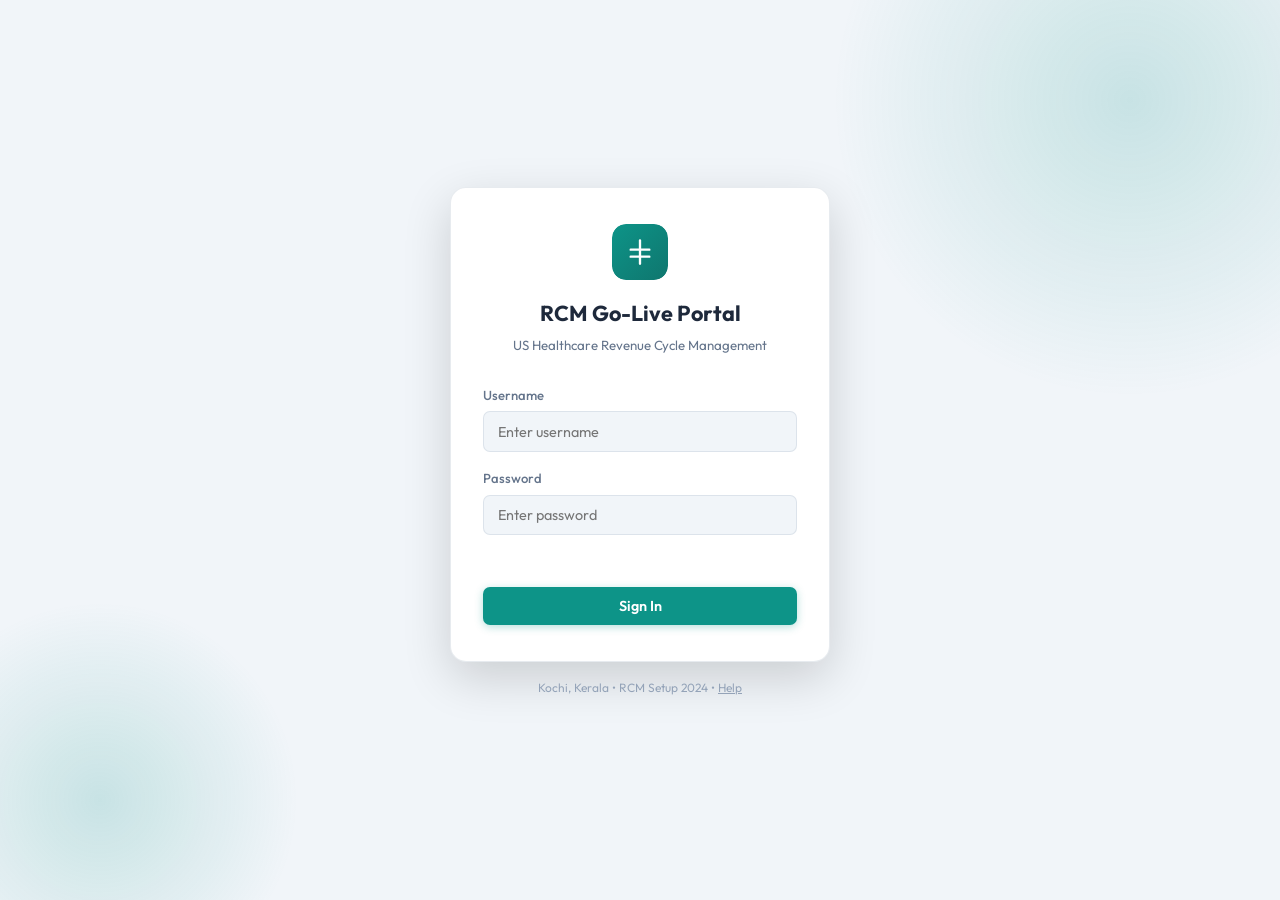
<file: index.html>
<!DOCTYPE html>
<html lang="en">
<head>
  <meta charset="UTF-8">
  <meta name="viewport" content="width=device-width, initial-scale=1.0">
  <title>RCM Go-Live Portal | Login</title>
  <link rel="preconnect" href="https://fonts.googleapis.com">
  <link rel="preconnect" href="https://fonts.gstatic.com" crossorigin>
  <link href="https://fonts.googleapis.com/css2?family=Outfit:wght@300;400;500;600;700&display=swap" rel="stylesheet">
  <link rel="stylesheet" href="/css/styles.css">
</head>
<body class="login-page">
  <div class="login-bg">
    <div class="bg-shape bg-shape-1"></div>
    <div class="bg-shape bg-shape-2"></div>
    <div class="bg-shape bg-shape-3"></div>
  </div>

  <main class="login-container">
    <div class="login-card">
      <div class="login-header">
        <div class="logo-icon">
          <svg viewBox="0 0 48 48" fill="none" xmlns="http://www.w3.org/2000/svg">
            <rect width="48" height="48" rx="12" fill="url(#logo-grad)"/>
            <path d="M24 14v20M16 22h16M16 28h16" stroke="white" stroke-width="2" stroke-linecap="round"/>
            <defs>
              <linearGradient id="logo-grad" x1="0" y1="0" x2="48" y2="48" gradientUnits="userSpaceOnUse">
                <stop stop-color="#0d9488"/>
                <stop offset="1" stop-color="#0f766e"/>
              </linearGradient>
            </defs>
          </svg>
        </div>
        <h1>RCM Go-Live Portal</h1>
        <p>US Healthcare Revenue Cycle Management</p>
      </div>

      <form class="login-form" id="loginForm">
        <div class="form-group">
          <label for="username">Username</label>
          <input type="text" id="username" name="username" placeholder="Enter username" required autocomplete="username">
        </div>
        <div class="form-group">
          <label for="password">Password</label>
          <input type="password" id="password" name="password" placeholder="Enter password" required autocomplete="current-password">
        </div>
        <div class="form-error" id="formError"></div>
        <button type="submit" class="btn-primary" id="loginBtn">
          <span class="btn-text">Sign In</span>
          <span class="btn-loader"></span>
        </button>
      </form>
    </div>
    <p class="copyright">Kochi, Kerala • RCM Setup 2024 • <a href="/help.html" style="color: inherit; text-decoration: underline;">Help</a></p>
  </main>

  <script src="/js/protection.js"></script>
  <script src="/js/auth.js"></script>
  <script src="/js/login.js"></script>
</body>
</html>
</file>
<file: css/styles.css>
/* ===================================================================
   RCM Go-Live Portal — Global Stylesheet
   =================================================================== */

/* ─── CSS Custom Properties ─────────────────────────────────────── */
:root {
  --accent:        #0d9488;
  --accent-dark:   #0f766e;
  --accent-light:  rgba(13,148,136,0.1);
  --accent-border: rgba(13,148,136,0.3);
  --bg:            #f1f5f9;
  --surface:       #ffffff;
  --border:        rgba(148,163,184,0.22);
  --text:          #1e293b;
  --text-muted:    #64748b;
  --text-faint:    #94a3b8;
  --danger:        #dc2626;
  --warn:          #d97706;
  --success:       #16a34a;
  --radius:        10px;
  --radius-sm:     7px;
  --shadow-sm:     0 1px 3px rgba(0,0,0,0.07);
  --shadow:        0 4px 16px rgba(0,0,0,0.09);
  --shadow-lg:     0 16px 48px rgba(0,0,0,0.16);
  --font:          'Outfit', system-ui, sans-serif;
  --transition:    0.15s ease;
}

/* ─── Reset / Base ───────────────────────────────────────────────── */
*, *::before, *::after { box-sizing: border-box; margin: 0; padding: 0; }
html { scroll-behavior: smooth; }
body {
  font-family: var(--font);
  background: var(--bg);
  color: var(--text);
  line-height: 1.6;
  -webkit-font-smoothing: antialiased;
}
img, svg { display: block; max-width: 100%; }
a { color: inherit; }
button { font-family: var(--font); cursor: pointer; }
input, select, textarea { font-family: var(--font); }

/* ─── Scrollbar ──────────────────────────────────────────────────── */
::-webkit-scrollbar { width: 6px; height: 6px; }
::-webkit-scrollbar-track { background: transparent; }
::-webkit-scrollbar-thumb { background: rgba(148,163,184,0.4); border-radius: 3px; }

/* =====================================================================
   HEADER / NAV
   ===================================================================== */
.app-header {
  position: sticky; top: 0; z-index: 200;
  background: var(--surface);
  border-bottom: 1px solid var(--border);
  box-shadow: var(--shadow-sm);
  height: 56px;
  display: flex; align-items: center; justify-content: space-between;
  padding: 0 1.5rem;
}
.header-left  { display: flex; align-items: center; gap: 1.5rem; }
.header-right { display: flex; align-items: center; gap: 1rem; }

.logo-text {
  font-weight: 700; font-size: 1.05rem; color: var(--accent);
  text-decoration: none; letter-spacing: -0.01em;
}

.main-nav { display: flex; gap: 0.25rem; }
.nav-link {
  padding: 0.32rem 0.78rem; border-radius: 6px;
  text-decoration: none; font-size: 0.875rem; color: var(--text-muted);
  transition: background var(--transition), color var(--transition);
}
.nav-link:hover, .nav-link.active {
  background: var(--accent-light); color: var(--accent);
}

.user-name { font-size: 0.875rem; color: var(--text-muted); }

.client-switch { display: flex; align-items: center; gap: 0.5rem; }
.client-label { font-size: 0.78rem; color: var(--text-muted); }
.client-switch select {
  padding: 0.3rem 0.65rem; border-radius: 6px; border: 1px solid var(--border);
  background: var(--surface); font-size: 0.82rem; color: var(--text);
  font-family: var(--font); outline: none; cursor: pointer;
  transition: border-color var(--transition);
  max-width: 160px;
}
.client-switch select:focus { border-color: var(--accent); }

/* ─── Buttons ──────────────────────────────────────────────────────── */
.btn-primary {
  display: inline-flex; align-items: center; justify-content: center; gap: 0.4rem;
  background: var(--accent); color: #fff; border: none;
  padding: 0.62rem 1.4rem; border-radius: var(--radius-sm);
  font-size: 0.9rem; font-weight: 600;
  transition: background var(--transition), transform var(--transition), box-shadow var(--transition);
  box-shadow: 0 2px 8px rgba(13,148,136,0.3);
}
.btn-primary:hover { background: var(--accent-dark); transform: translateY(-1px); box-shadow: 0 4px 12px rgba(13,148,136,0.4); }
.btn-primary:active { transform: translateY(0); }
.btn-primary:disabled { opacity: 0.6; pointer-events: none; }

.btn-secondary {
  display: inline-flex; align-items: center; justify-content: center; gap: 0.4rem;
  background: var(--surface); color: var(--accent);
  border: 1px solid var(--accent-border);
  padding: 0.6rem 1.2rem; border-radius: var(--radius-sm);
  font-size: 0.875rem; font-weight: 500;
  transition: background var(--transition), border-color var(--transition);
}
.btn-secondary:hover { background: var(--accent-light); border-color: var(--accent); }

.btn-ghost {
  background: transparent; border: 1px solid var(--border);
  color: var(--text-muted); padding: 0.32rem 0.72rem; border-radius: 6px;
  font-size: 0.82rem; transition: all var(--transition);
}
.btn-ghost:hover { border-color: var(--accent); color: var(--accent); background: var(--accent-light); }
.btn-ghost.small { padding: 0.2rem 0.55rem; font-size: 1rem; font-weight: 700; }

.btn-logout {
  padding: 0.3rem 0.8rem; border-radius: 6px;
  border: 1px solid var(--border); background: transparent;
  color: var(--text-muted); font-size: 0.8rem;
  transition: all var(--transition);
}
.btn-logout:hover { background: #fee2e2; border-color: #fca5a5; color: var(--danger); }

/* ─── Loader spinner inside btn-primary ─────────────────────────── */
.btn-loader {
  display: none; width: 16px; height: 16px;
  border: 2px solid rgba(255,255,255,0.4);
  border-top-color: #fff; border-radius: 50%;
  animation: spin 0.6s linear infinite;
}
.btn-primary.loading .btn-text { display: none; }
.btn-primary.loading .btn-loader { display: block; }
@keyframes spin { to { transform: rotate(360deg); } }

/* =====================================================================
   LOGIN PAGE
   ===================================================================== */
.login-page {
  min-height: 100vh; display: flex; flex-direction: column;
  background: var(--bg);
}

/* Animated gradient background */
.login-bg {
  position: fixed; inset: 0; overflow: hidden; z-index: 0; pointer-events: none;
}
.bg-shape {
  position: absolute; border-radius: 50%;
  background: radial-gradient(circle, rgba(13,148,136,0.18) 0%, transparent 70%);
  animation: float 12s ease-in-out infinite;
}
.bg-shape-1 { width: 600px; height: 600px; top: -200px; right: -150px; animation-delay: 0s; }
.bg-shape-2 { width: 400px; height: 400px; bottom: -100px; left: -100px; animation-delay: 4s; }
.bg-shape-3 { width: 300px; height: 300px; top: 40%; left: 40%; animation-delay: 8s; }
@keyframes float {
  0%, 100% { transform: translate(0, 0) scale(1); }
  33%       { transform: translate(20px, -30px) scale(1.05); }
  66%       { transform: translate(-10px, 20px) scale(0.97); }
}

.login-container {
  position: relative; z-index: 1;
  flex: 1; display: flex; flex-direction: column;
  align-items: center; justify-content: center;
  padding: 2rem 1rem;
}

.login-card {
  background: var(--surface);
  border: 1px solid var(--border);
  border-radius: 16px;
  padding: 2.25rem 2rem;
  width: 100%; max-width: 380px;
  box-shadow: var(--shadow-lg);
}

.login-header { text-align: center; margin-bottom: 1.75rem; }
.logo-icon {
  width: 56px; height: 56px;
  margin: 0 auto 1rem;
  border-radius: 14px;
  overflow: hidden;
}
.login-header h1 { font-size: 1.35rem; font-weight: 700; margin-bottom: 0.3rem; }
.login-header p { font-size: 0.83rem; color: var(--text-muted); }

.login-form { display: flex; flex-direction: column; gap: 1rem; }
.form-group { display: flex; flex-direction: column; gap: 0.35rem; }
.form-group label { font-size: 0.82rem; font-weight: 500; color: var(--text-muted); }
.form-group input {
  padding: 0.65rem 0.9rem; border-radius: var(--radius-sm);
  border: 1px solid var(--border); background: var(--bg);
  font-size: 0.9rem; color: var(--text); outline: none;
  transition: border-color var(--transition), box-shadow var(--transition);
}
.form-group input:focus {
  border-color: var(--accent);
  box-shadow: 0 0 0 3px rgba(13,148,136,0.12);
  background: var(--surface);
}

.form-error {
  font-size: 0.82rem; color: var(--danger); min-height: 1.2em;
  padding: 0.35rem 0.75rem; border-radius: 6px;
  background: transparent; transition: background 0.15s;
}
.form-error:not(:empty) { background: #fee2e2; }

.login-form .btn-primary { width: 100%; margin-top: 0.25rem; }

.copyright {
  position: relative; z-index: 1;
  font-size: 0.75rem; color: var(--text-faint);
  padding: 1rem; text-align: center;
}

/* =====================================================================
   DASHBOARD
   ===================================================================== */
.app-page { min-height: 100vh; }
.dashboard-main { max-width: 1100px; margin: 0 auto; padding: 2rem 1.5rem 4rem; position: relative; }

/* Decorative graph background */
.dashboard-graph-bg {
  position: fixed; bottom: 0; right: 0; width: 800px; height: 400px;
  pointer-events: none; z-index: 0; opacity: 0.5;
}

/* Hero / progress ring area */
.dashboard-hero {
  display: flex; align-items: center; justify-content: space-between;
  gap: 1.5rem; margin-bottom: 2rem; flex-wrap: wrap;
}
.dashboard-hero h1 { font-size: 1.6rem; font-weight: 700; margin-bottom: 0.25rem; }
.dashboard-hero > div > p { font-size: 0.9rem; color: var(--text-muted); }

.progress-ring-container { position: relative; width: 88px; height: 88px; flex-shrink: 0; }
.progress-ring { width: 100%; height: 100%; transform: rotate(-90deg); }
.progress-ring-bg  { fill: none; stroke: var(--border); stroke-width: 8; }
.progress-ring-fill {
  fill: none; stroke: var(--accent); stroke-width: 8;
  stroke-linecap: round;
  stroke-dasharray: 339.3; stroke-dashoffset: 339.3;
  transition: stroke-dashoffset 0.8s ease;
}
.progress-value {
  position: absolute; inset: 0;
  display: flex; align-items: center; justify-content: center;
  font-size: 1rem; font-weight: 700; color: var(--accent);
}

/* Client stats cards */
.client-stats {
  display: grid; grid-template-columns: repeat(auto-fill, minmax(180px, 1fr));
  gap: 1rem; margin-bottom: 1.75rem; position: relative;
}
.stat-card {
  background: var(--surface); border: 1px solid var(--border);
  border-radius: var(--radius); padding: 1.1rem 1.25rem;
  box-shadow: var(--shadow-sm);
}
.stat-card-value { font-size: 1.85rem; font-weight: 700; line-height: 1; }
.stat-card-label { font-size: 0.75rem; color: var(--text-muted); text-transform: uppercase; letter-spacing: 0.06em; margin-top: 0.3rem; }
.stat-card.accent .stat-card-value { color: var(--accent); }
.stat-card.planned .stat-card-value { color: #6366f1; }
.stat-card.inprogress .stat-card-value { color: #f59e0b; }
.stat-card.live .stat-card-value { color: var(--success); }

/* Client status bar chart */
.client-chart-wrap {
  background: var(--surface); border: 1px solid var(--border);
  border-radius: var(--radius); padding: 1.25rem 1.5rem;
  margin-bottom: 1.75rem; position: relative; box-shadow: var(--shadow-sm);
}
.client-chart-wrap h2 { font-size: 1rem; font-weight: 600; margin-bottom: 1rem; }
.status-bar {
  height: 14px; border-radius: 7px; overflow: hidden;
  display: flex; background: var(--bg); margin-bottom: 0.75rem;
}
.status-bar-segment { height: 100%; transition: width 0.6s ease; }
.status-legend { display: flex; gap: 1.25rem; flex-wrap: wrap; }
.status-legend-item { display: flex; align-items: center; gap: 0.45rem; font-size: 0.78rem; color: var(--text-muted); }
.status-legend-dot { width: 10px; height: 10px; border-radius: 50%; flex-shrink: 0; }

/* Issues panel */
.issues-panel {
  background: var(--surface); border: 1px solid var(--border);
  border-radius: var(--radius); padding: 1.25rem 1.5rem;
  margin-bottom: 1.75rem; position: relative; box-shadow: var(--shadow-sm);
  display: none;
}
.issues-panel.has-issues { display: block; }
.issues-panel h2 { font-size: 1rem; font-weight: 600; margin-bottom: 0.85rem; }
.issue-item {
  display: flex; align-items: flex-start; gap: 0.75rem;
  padding: 0.65rem 0; border-bottom: 1px solid var(--border);
  font-size: 0.84rem;
}
.issue-item:last-child { border-bottom: none; }
.issue-sev {
  font-size: 0.65rem; font-weight: 700; text-transform: uppercase;
  padding: 0.15rem 0.45rem; border-radius: 4px; flex-shrink: 0; margin-top: 0.1rem;
}
.issue-sev.high   { background: #fee2e2; color: #b91c1c; }
.issue-sev.medium { background: #fef3c7; color: #92400e; }
.issue-sev.low    { background: #dcfce7; color: #15803d; }
.issue-body { flex: 1; }
.issue-title { font-weight: 500; }
.issue-meta { font-size: 0.75rem; color: var(--text-muted); margin-top: 0.15rem; }
.issue-link { color: var(--accent); font-size: 0.78rem; text-decoration: none; }
.issue-link:hover { text-decoration: underline; }

/* Sections grid */
.sections-grid {
  display: grid; grid-template-columns: repeat(auto-fill, minmax(280px, 1fr));
  gap: 1.1rem; position: relative;
}
.section-card {
  background: var(--surface); border: 1px solid var(--border);
  border-radius: var(--radius); padding: 1.35rem;
  box-shadow: var(--shadow-sm); transition: all var(--transition);
  display: flex; flex-direction: column; gap: 0.65rem;
  position: relative; overflow: hidden;
}
.section-card::before {
  content: ''; position: absolute; top: 0; left: 0; right: 0; height: 3px;
  background: var(--border); transition: background var(--transition);
}
.section-card.complete::before { background: linear-gradient(90deg, var(--accent), var(--success)); }
.section-card:hover { border-color: var(--accent-border); box-shadow: var(--shadow); transform: translateY(-2px); }
.section-card:hover::before { background: linear-gradient(90deg, var(--accent), #0891b2); }

.section-card-top { display: flex; align-items: center; justify-content: space-between; }
.section-phase {
  font-size: 0.68rem; font-weight: 700; text-transform: uppercase; letter-spacing: 0.08em;
  color: var(--accent); background: var(--accent-light); padding: 0.2rem 0.5rem; border-radius: 4px;
}
.section-status-badge {
  font-size: 0.68rem; font-weight: 600; padding: 0.18rem 0.5rem; border-radius: 4px;
  text-transform: uppercase; letter-spacing: 0.06em;
}
.section-status-badge.complete { background: #dcfce7; color: #15803d; }
.section-status-badge.in-progress { background: #fef3c7; color: #92400e; }
.section-status-badge.not-started { background: var(--bg); color: var(--text-muted); }

.section-title { font-size: 0.925rem; font-weight: 600; line-height: 1.4; }
.section-desc  { font-size: 0.8rem; color: var(--text-muted); line-height: 1.55; }

.section-progress { margin-top: 0.25rem; }
.section-progress-bar {
  height: 5px; background: var(--bg); border-radius: 3px; overflow: hidden;
}
.section-progress-fill {
  height: 100%; border-radius: 3px;
  background: linear-gradient(90deg, var(--accent), #0891b2);
  transition: width 0.5s ease;
}
.section-progress-label {
  font-size: 0.7rem; color: var(--text-faint); margin-top: 0.3rem;
}

.section-card-actions { display: flex; gap: 0.5rem; margin-top: auto; flex-wrap: wrap; }
.btn-card {
  flex: 1; padding: 0.42rem 0.6rem; border-radius: 6px;
  font-size: 0.75rem; font-weight: 500; text-align: center;
  text-decoration: none; border: 1px solid var(--border);
  background: transparent; color: var(--text-muted);
  transition: all var(--transition); display: inline-flex;
  align-items: center; justify-content: center; gap: 0.3rem;
  white-space: nowrap;
}
.btn-card:hover { border-color: var(--accent); color: var(--accent); background: var(--accent-light); }
.btn-card.primary { background: var(--accent); border-color: var(--accent); color: #fff; }
.btn-card.primary:hover { background: var(--accent-dark); }

/* =====================================================================
   SECTION MODAL
   ===================================================================== */
.modal-backdrop {
  position: fixed; inset: 0; background: rgba(15,23,42,0.65);
  z-index: 500; display: flex; align-items: center; justify-content: center;
  padding: 1.5rem; backdrop-filter: blur(3px);
}
.modal-backdrop[hidden] { display: none; }

.modal-dialog {
  background: var(--surface); border-radius: 14px;
  box-shadow: var(--shadow-lg); width: 100%; max-width: 560px;
  max-height: 85vh; display: flex; flex-direction: column;
  animation: modalIn 0.2s ease;
}
@keyframes modalIn {
  from { opacity: 0; transform: translateY(16px) scale(0.97); }
  to   { opacity: 1; transform: translateY(0) scale(1); }
}

.modal-header {
  display: flex; align-items: flex-start; justify-content: space-between;
  padding: 1.25rem 1.5rem 0; gap: 1rem;
}
.modal-phase { font-size: 0.72rem; font-weight: 700; color: var(--accent); text-transform: uppercase; letter-spacing: 0.08em; margin-bottom: 0.2rem; }
.modal-header h2 { font-size: 1.05rem; font-weight: 700; }
.modal-close {
  background: transparent; border: none; color: var(--text-muted);
  font-size: 1.4rem; line-height: 1; padding: 0.2rem; border-radius: 6px;
  transition: all var(--transition); flex-shrink: 0;
}
.modal-close:hover { background: #fee2e2; color: var(--danger); }

.modal-body {
  padding: 1rem 1.5rem; overflow-y: auto; flex: 1;
  font-size: 0.88rem; color: var(--text-muted); line-height: 1.7;
}
.modal-body p { margin-bottom: 0.75rem; }
.modal-body ul { padding-left: 1.3rem; }
.modal-body li { margin-bottom: 0.35rem; }
.modal-body h3 { font-size: 0.88rem; font-weight: 600; color: var(--text); margin: 0.75rem 0 0.45rem; }

.modal-checklist { list-style: none; padding-left: 0; }
.modal-checklist-item {
  display: flex; align-items: center; gap: 0.6rem;
  padding: 0.45rem 0; border-bottom: 1px solid var(--border);
  font-size: 0.84rem;
}
.modal-checklist-item:last-child { border-bottom: none; }
.modal-check-icon { color: var(--success); flex-shrink: 0; }
.modal-check-icon.empty { color: var(--text-faint); }

.modal-footer {
  padding: 1rem 1.5rem;
  display: flex; gap: 0.75rem; justify-content: flex-end;
  border-top: 1px solid var(--border);
}

/* =====================================================================
   SECTION PAGE
   ===================================================================== */
.section-main { max-width: 860px; margin: 0 auto; padding: 2rem 1.5rem 4rem; }

.section-header { margin-bottom: 2rem; }
.back-link {
  display: inline-flex; align-items: center; gap: 0.4rem;
  color: var(--accent); text-decoration: none; font-size: 0.875rem; margin-bottom: 1rem;
}
.back-link:hover { text-decoration: underline; }
.section-header h1 { font-size: 1.5rem; font-weight: 700; margin-bottom: 0.35rem; }
.section-header p { color: var(--text-muted); font-size: 0.9rem; }

/* Help banner above checklist */
.section-help-banner {
  background: var(--accent-light); border: 1px solid var(--accent-border);
  border-radius: var(--radius-sm); padding: 0.75rem 1rem;
  margin-bottom: 1.5rem; display: flex; align-items: center;
  justify-content: space-between; gap: 1rem; flex-wrap: wrap;
}
.section-help-banner p { font-size: 0.84rem; color: var(--accent-dark); }
.section-help-banner a {
  font-size: 0.82rem; font-weight: 600; color: var(--accent); text-decoration: none;
  white-space: nowrap;
}
.section-help-banner a:hover { text-decoration: underline; }

/* Section content */
.section-content { margin-bottom: 2rem; }
.checklist-group { margin-bottom: 1.75rem; }
.checklist-group-title {
  font-size: 0.8rem; font-weight: 700; text-transform: uppercase; letter-spacing: 0.07em;
  color: var(--text-muted); margin-bottom: 0.65rem;
  padding-bottom: 0.45rem; border-bottom: 1px solid var(--border);
}
.checklist-items-list { display: flex; flex-direction: column; gap: 0.35rem; }
.checklist-row {
  display: flex; align-items: center; gap: 0.75rem;
  padding: 0.6rem 0.85rem; border-radius: var(--radius-sm);
  background: var(--surface); border: 1px solid transparent;
  cursor: pointer; transition: all var(--transition); user-select: none;
}
.checklist-row:hover { border-color: var(--accent-border); background: #f8fafc; }
.checklist-row.checked { background: rgba(13,148,136,0.05); border-color: rgba(13,148,136,0.18); }
.checklist-row input[type="checkbox"] { accent-color: var(--accent); width: 1rem; height: 1rem; cursor: pointer; flex-shrink: 0; }
.checklist-row label { font-size: 0.875rem; cursor: pointer; flex: 1; }
.checklist-row.checked label { color: var(--text-muted); text-decoration: line-through; }

/* Detail table block */
.detail-table-block {
  background: var(--surface); border: 1px solid var(--border);
  border-radius: var(--radius); padding: 1.5rem;
  margin-bottom: 2rem; box-shadow: var(--shadow-sm);
}
.detail-table-block h2 { font-size: 1rem; font-weight: 600; margin-bottom: 1rem; }
.detail-table { width: 100%; border-collapse: collapse; font-size: 0.85rem; }
.detail-table th {
  background: #f8fafc; padding: 0.55rem 0.85rem;
  text-align: left; font-weight: 600; font-size: 0.78rem;
  color: var(--text-muted); border-bottom: 2px solid var(--border);
}
.detail-table td {
  padding: 0.55rem 0.85rem; border-bottom: 1px solid var(--border);
  color: var(--text); vertical-align: top;
}
.detail-table td input, .detail-table td select, .detail-table td textarea {
  width: 100%; padding: 0.4rem 0.6rem; border-radius: 5px;
  border: 1px solid var(--border); background: var(--bg);
  font-size: 0.82rem; font-family: var(--font); color: var(--text);
  outline: none; transition: border-color var(--transition);
  resize: vertical;
}
.detail-table td input:focus, .detail-table td select:focus, .detail-table td textarea:focus {
  border-color: var(--accent); background: var(--surface);
}
.detail-table tr:last-child td { border-bottom: none; }

/* Issues block */
.issues-block {
  background: var(--surface); border: 1px solid var(--border);
  border-radius: var(--radius); padding: 1.5rem;
  margin-bottom: 2rem; box-shadow: var(--shadow-sm);
}
.issues-block h2 { font-size: 1rem; font-weight: 600; margin-bottom: 1rem; }
.issues-block-add {
  display: flex; gap: 0.75rem; margin-bottom: 1rem; flex-wrap: wrap;
}
.issues-block-add input, .issues-block-add select {
  flex: 1; min-width: 0; padding: 0.5rem 0.8rem; border-radius: 6px;
  border: 1px solid var(--border); background: var(--bg);
  font-size: 0.82rem; font-family: var(--font); color: var(--text); outline: none;
  transition: border-color var(--transition);
}
.issues-block-add input:focus, .issues-block-add select:focus { border-color: var(--accent); }
.issues-block-add select { max-width: 120px; }
.issues-list { display: flex; flex-direction: column; gap: 0.5rem; }
.issues-empty { font-size: 0.85rem; color: var(--text-faint); font-style: italic; }

/* Section actions */
.section-actions {
  display: flex; gap: 1rem; justify-content: flex-end;
  padding-top: 1.5rem; border-top: 1px solid var(--border);
  flex-wrap: wrap;
}

/* =====================================================================
   PHASE HELP PAGE
   ===================================================================== */
.phase-help-page { max-width: 720px; margin: 0 auto; padding: 2rem 1.5rem 3rem; }
.phase-help-page h1 { font-size: 1.5rem; margin-bottom: 0.35rem; }
.phase-help-page .phase-tag { font-size: 0.8rem; color: var(--accent); font-weight: 600; text-transform: uppercase; letter-spacing: 0.05em; margin-bottom: 1rem; }
.phase-help-doc { }
.phase-help-doc h2 { font-size: 1.1rem; font-weight: 600; margin: 1.5rem 0 0.6rem; color: var(--text); }
.phase-help-doc h2:first-child { margin-top: 0; }
.phase-help-doc p { font-size: 0.95rem; line-height: 1.7; margin-bottom: 0.75rem; color: var(--text); }
.phase-help-doc ul { padding-left: 1.5rem; margin: 0.5rem 0 1rem; }
.phase-help-doc li { margin-bottom: 0.4rem; line-height: 1.6; }
.phase-help-back { display: inline-flex; align-items: center; gap: 0.5rem; color: var(--accent); text-decoration: none; font-size: 0.95rem; margin-bottom: 1.25rem; }
.phase-help-back:hover { text-decoration: underline; }
.phase-help-error { padding: 2rem; text-align: center; color: var(--text-muted); }
.phase-help-error a { color: var(--accent); }

/* =====================================================================
   HELP PAGE
   ===================================================================== */
.help-page { max-width: 780px; margin: 0 auto; padding: 2rem 1.5rem 3rem; }
.help-page h1 { font-size: 1.75rem; margin-bottom: 0.5rem; }
.help-page .subtitle { color: var(--text-muted); margin-bottom: 2rem; }
.help-section { margin-bottom: 2rem; }
.help-section h2 { font-size: 1.2rem; font-weight: 600; margin-bottom: 0.75rem; color: var(--accent); }
.help-section h3 { font-size: 0.95rem; font-weight: 600; margin: 1rem 0 0.4rem; }
.help-section p, .help-section li { color: var(--text); line-height: 1.7; margin-bottom: 0.5rem; }
.help-section ul { padding-left: 1.5rem; margin-bottom: 1rem; }
.help-section ul li { margin-bottom: 0.35rem; }
.help-cred-box { background: var(--accent-light); border-radius: var(--radius-sm); padding: 1rem 1.25rem; margin: 1rem 0; }
.help-cred-box p { margin: 0; font-size: 0.9rem; }
.help-phase-list { list-style: none; padding-left: 0; }
.help-phase-list li { padding: 0.5rem 0; border-bottom: 1px solid rgba(148,163,184,0.2); display: flex; justify-content: space-between; align-items: baseline; gap: 1rem; }
.help-phase-list li:last-child { border-bottom: none; }
.help-phase-num { font-size: 0.8rem; color: var(--accent); font-weight: 500; }
.help-phase-title { font-weight: 500; }
.help-phase-desc { font-size: 0.9rem; color: var(--text-muted); }
.help-back { display: inline-flex; align-items: center; gap: 0.5rem; color: var(--accent); text-decoration: none; font-size: 0.95rem; margin-bottom: 1.5rem; }
.help-back:hover { text-decoration: underline; }

/* =====================================================================
   UTILITIES & MISC
   ===================================================================== */
.toast {
  position: fixed; bottom: 1.5rem; right: 1.5rem; z-index: 9000;
  background: #1e293b; color: #fff; padding: 0.7rem 1.2rem;
  border-radius: var(--radius-sm); font-size: 0.84rem;
  box-shadow: var(--shadow-lg); animation: toastIn 0.25s ease;
  max-width: 320px;
}
.toast.success { background: var(--success); }
.toast.error   { background: var(--danger); }
@keyframes toastIn {
  from { opacity: 0; transform: translateY(8px); }
  to   { opacity: 1; transform: translateY(0); }
}

/* ─── Responsive ──────────────────────────────────────────────────── */
@media (max-width: 640px) {
  .app-header { padding: 0 1rem; }
  .main-nav { display: none; }
  .header-right { gap: 0.6rem; }
  .dashboard-main { padding: 1.25rem 1rem 3rem; }
  .section-main { padding: 1.25rem 1rem 3rem; }
  .dashboard-hero { flex-direction: column; align-items: flex-start; }
  .sections-grid { grid-template-columns: 1fr; }
  .client-stats  { grid-template-columns: repeat(2, 1fr); }
  .section-actions { flex-direction: column; }
  .section-actions .btn-primary, .section-actions .btn-secondary { width: 100%; }
}
</file>
